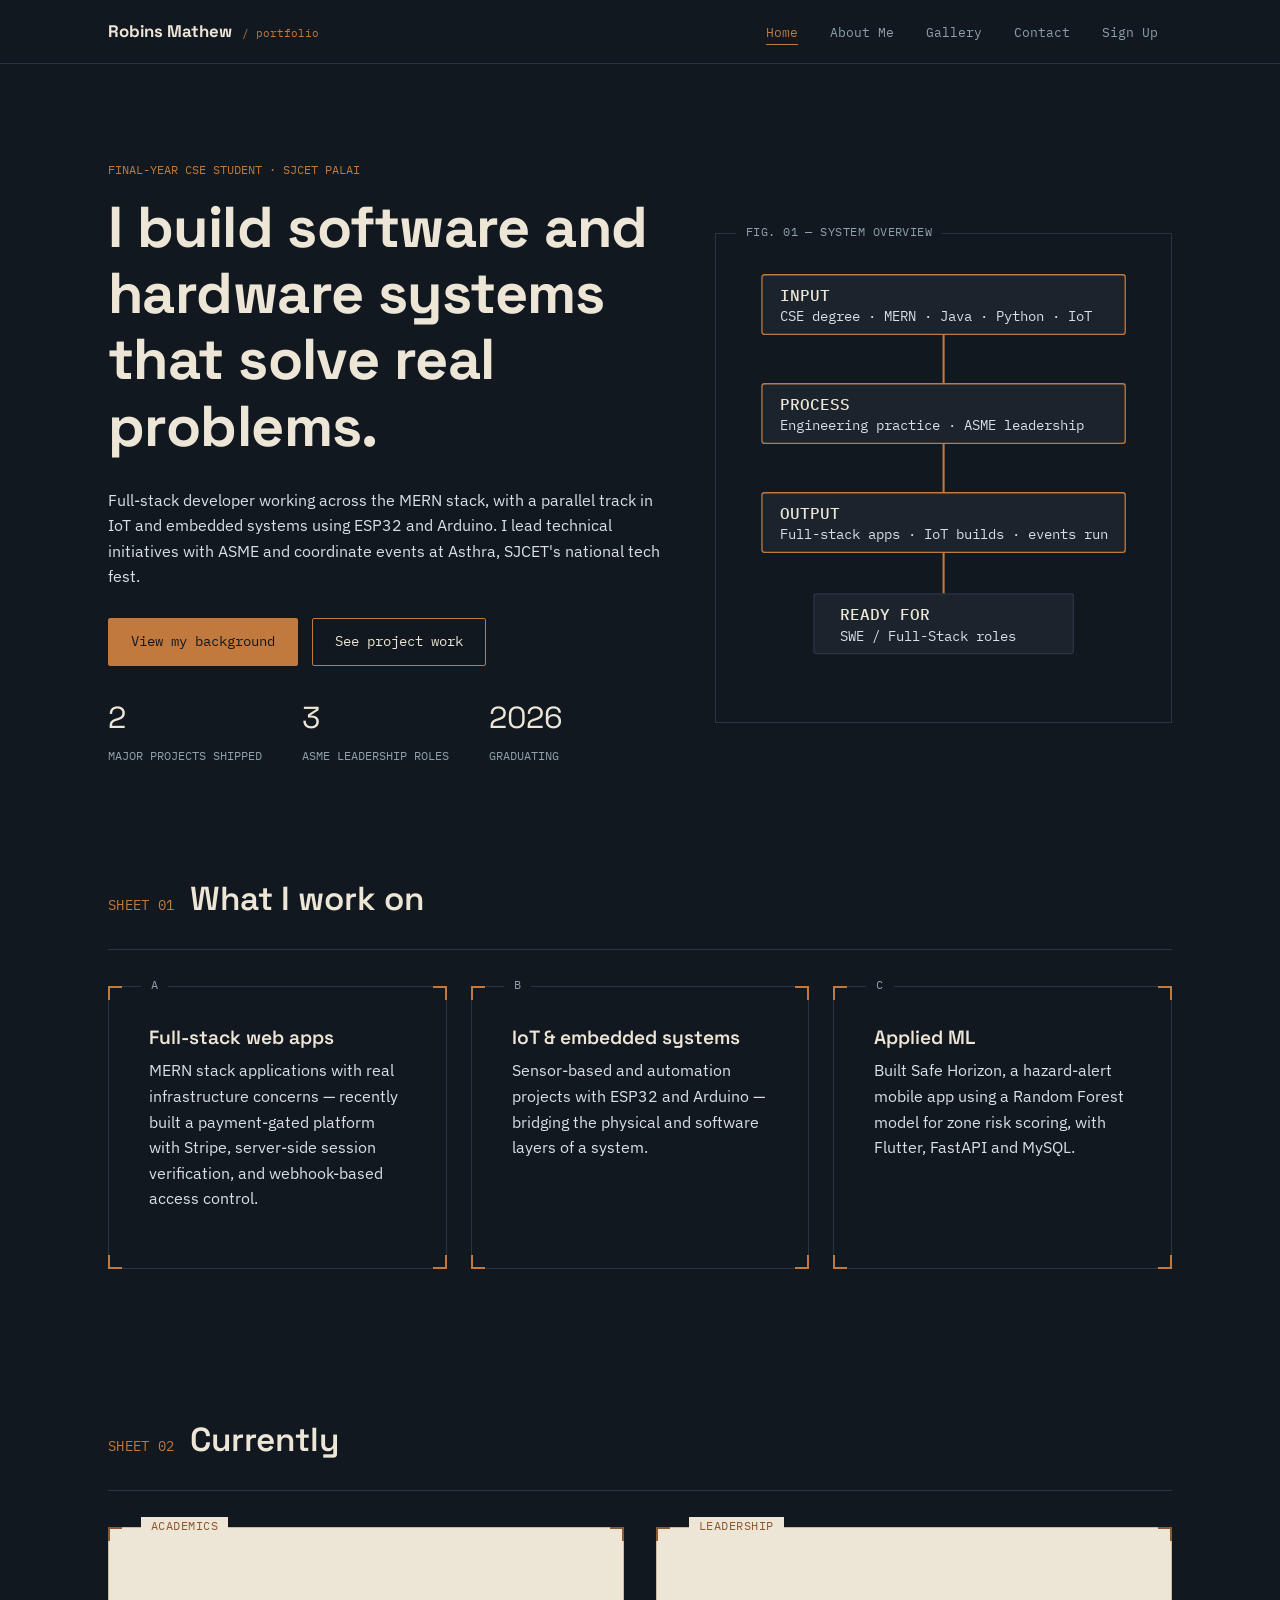
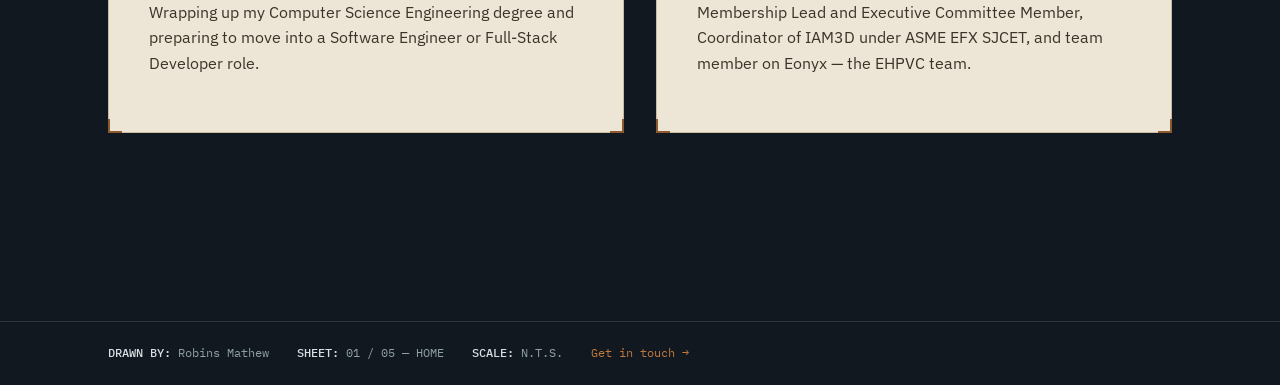
<file: index.html>
<!DOCTYPE html>
<html lang="en">
<head>
<meta charset="UTF-8">
<meta name="viewport" content="width=device-width, initial-scale=1.0">
<title>Robins Mathew — Software Engineer &amp; Full-Stack Developer</title>
<meta name="description" content="Portfolio of Robins Mathew — Computer Science Engineering student, full-stack developer, and IoT builder.">
<link rel="stylesheet" href="css/style.css">
</head>
<body>

<header class="toolbar">
  <div class="toolbar-inner">
    <a href="index.html" class="brand">Robins Mathew <span>/ portfolio</span></a>
    <button class="nav-toggle" aria-expanded="false" aria-label="Toggle navigation">MENU</button>
    <ul class="nav-links">
      <li><a href="index.html" aria-current="page">Home</a></li>
      <li><a href="about.html">About Me</a></li>
      <li><a href="gallery.html">Gallery</a></li>
      <li><a href="contact.html">Contact</a></li>
      <li><a href="signup.html">Sign Up</a></li>
    </ul>
  </div>
</header>

<main>
  <div class="wrap">

    <section class="hero">
      <div>
        <div class="hero-eyebrow">FINAL-YEAR CSE STUDENT · SJCET PALAI</div>
        <h1>I build software and hardware systems that solve real problems.</h1>
        <p>Full-stack developer working across the MERN stack, with a parallel track in IoT and embedded systems using ESP32 and Arduino. I lead technical initiatives with ASME and coordinate events at Asthra, SJCET's national tech fest.</p>
        <div style="display:flex; gap:14px; flex-wrap:wrap; margin-top:28px;">
          <a href="about.html" class="btn solid">View my background</a>
          <a href="gallery.html" class="btn">See project work</a>
        </div>

        <div class="stat-row">
          <div class="stat"><span class="num">2</span><span class="label">MAJOR PROJECTS SHIPPED</span></div>
          <div class="stat"><span class="num">3</span><span class="label">ASME LEADERSHIP ROLES</span></div>
          <div class="stat"><span class="num">2026</span><span class="label">GRADUATING</span></div>
        </div>
      </div>

      <div class="diagram-wrap">
        <span class="sheet-label mono">FIG. 01 — SYSTEM OVERVIEW</span>
        <svg class="diagram" viewBox="0 0 320 340" xmlns="http://www.w3.org/2000/svg" role="img" aria-label="Block diagram showing education and stack as inputs, engineering practice as process, and projects and leadership as outputs">
          <rect class="node-box active" x="20" y="16" width="280" height="46" rx="2"/>
          <text class="node-title" x="34" y="36">INPUT</text>
          <text x="34" y="52">CSE degree · MERN · Java · Python · IoT</text>

          <path class="trace" d="M160 62 L160 100" stroke-dasharray="60" style="animation-delay:0.4s"/>

          <rect class="node-box active" x="20" y="100" width="280" height="46" rx="2"/>
          <text class="node-title" x="34" y="120">PROCESS</text>
          <text x="34" y="136">Engineering practice · ASME leadership</text>

          <path class="trace" d="M160 146 L160 184" stroke-dasharray="60" style="animation-delay:0.8s"/>

          <rect class="node-box active" x="20" y="184" width="280" height="46" rx="2"/>
          <text class="node-title" x="34" y="204">OUTPUT</text>
          <text x="34" y="220">Full-stack apps · IoT builds · events run</text>

          <path class="trace" d="M160 230 L160 262" stroke-dasharray="60" style="animation-delay:1.2s"/>

          <rect class="node-box" x="60" y="262" width="200" height="46" rx="2"/>
          <text class="node-title" x="80" y="282">READY FOR</text>
          <text x="80" y="298">SWE / Full-Stack roles</text>
        </svg>
      </div>
    </section>

    <section class="section">
      <div class="section-head">
        <span class="idx mono">SHEET 01</span>
        <h2>What I work on</h2>
      </div>
      <div class="grid-3">
        <article class="sheet">
          <span class="tick-bl"></span><span class="tick-br"></span>
          <span class="sheet-label mono">A</span>
          <h3>Full-stack web apps</h3>
          <p>MERN stack applications with real infrastructure concerns — recently built a payment-gated platform with Stripe, server-side session verification, and webhook-based access control.</p>
        </article>
        <article class="sheet">
          <span class="tick-bl"></span><span class="tick-br"></span>
          <span class="sheet-label mono">B</span>
          <h3>IoT &amp; embedded systems</h3>
          <p>Sensor-based and automation projects with ESP32 and Arduino — bridging the physical and software layers of a system.</p>
        </article>
        <article class="sheet">
          <span class="tick-bl"></span><span class="tick-br"></span>
          <span class="sheet-label mono">C</span>
          <h3>Applied ML</h3>
          <p>Built Safe Horizon, a hazard-alert mobile app using a Random Forest model for zone risk scoring, with Flutter, FastAPI and MySQL.</p>
        </article>
      </div>
    </section>

    <section class="section">
      <div class="section-head">
        <span class="idx mono">SHEET 02</span>
        <h2>Currently</h2>
      </div>
      <div class="grid-2">
        <article class="sheet on-paper">
          <span class="tick-bl"></span><span class="tick-br"></span>
          <span class="sheet-label mono">ACADEMICS</span>
          <h3>Final-year CSE, SJCET Palai</h3>
          <p>Wrapping up my Computer Science Engineering degree and preparing to move into a Software Engineer or Full-Stack Developer role.</p>
        </article>
        <article class="sheet on-paper">
          <span class="tick-bl"></span><span class="tick-br"></span>
          <span class="sheet-label mono">LEADERSHIP</span>
          <h3>ASME Student Section</h3>
          <p>Membership Lead and Executive Committee Member, Coordinator of IAM3D under ASME EFX SJCET, and team member on Eonyx — the EHPVC team.</p>
        </article>
      </div>
    </section>

  </div>
</main>

<footer>
  <div class="title-block">
    <span><strong>DRAWN BY:</strong> Robins Mathew</span>
    <span><strong>SHEET:</strong> 01 / 05 — HOME</span>
    <span><strong>SCALE:</strong> N.T.S.</span>
    <span class="social"><a href="contact.html">Get in touch →</a></span>
  </div>
</footer>

<script src="js/main.js"></script>
</body>
</html>
</file>
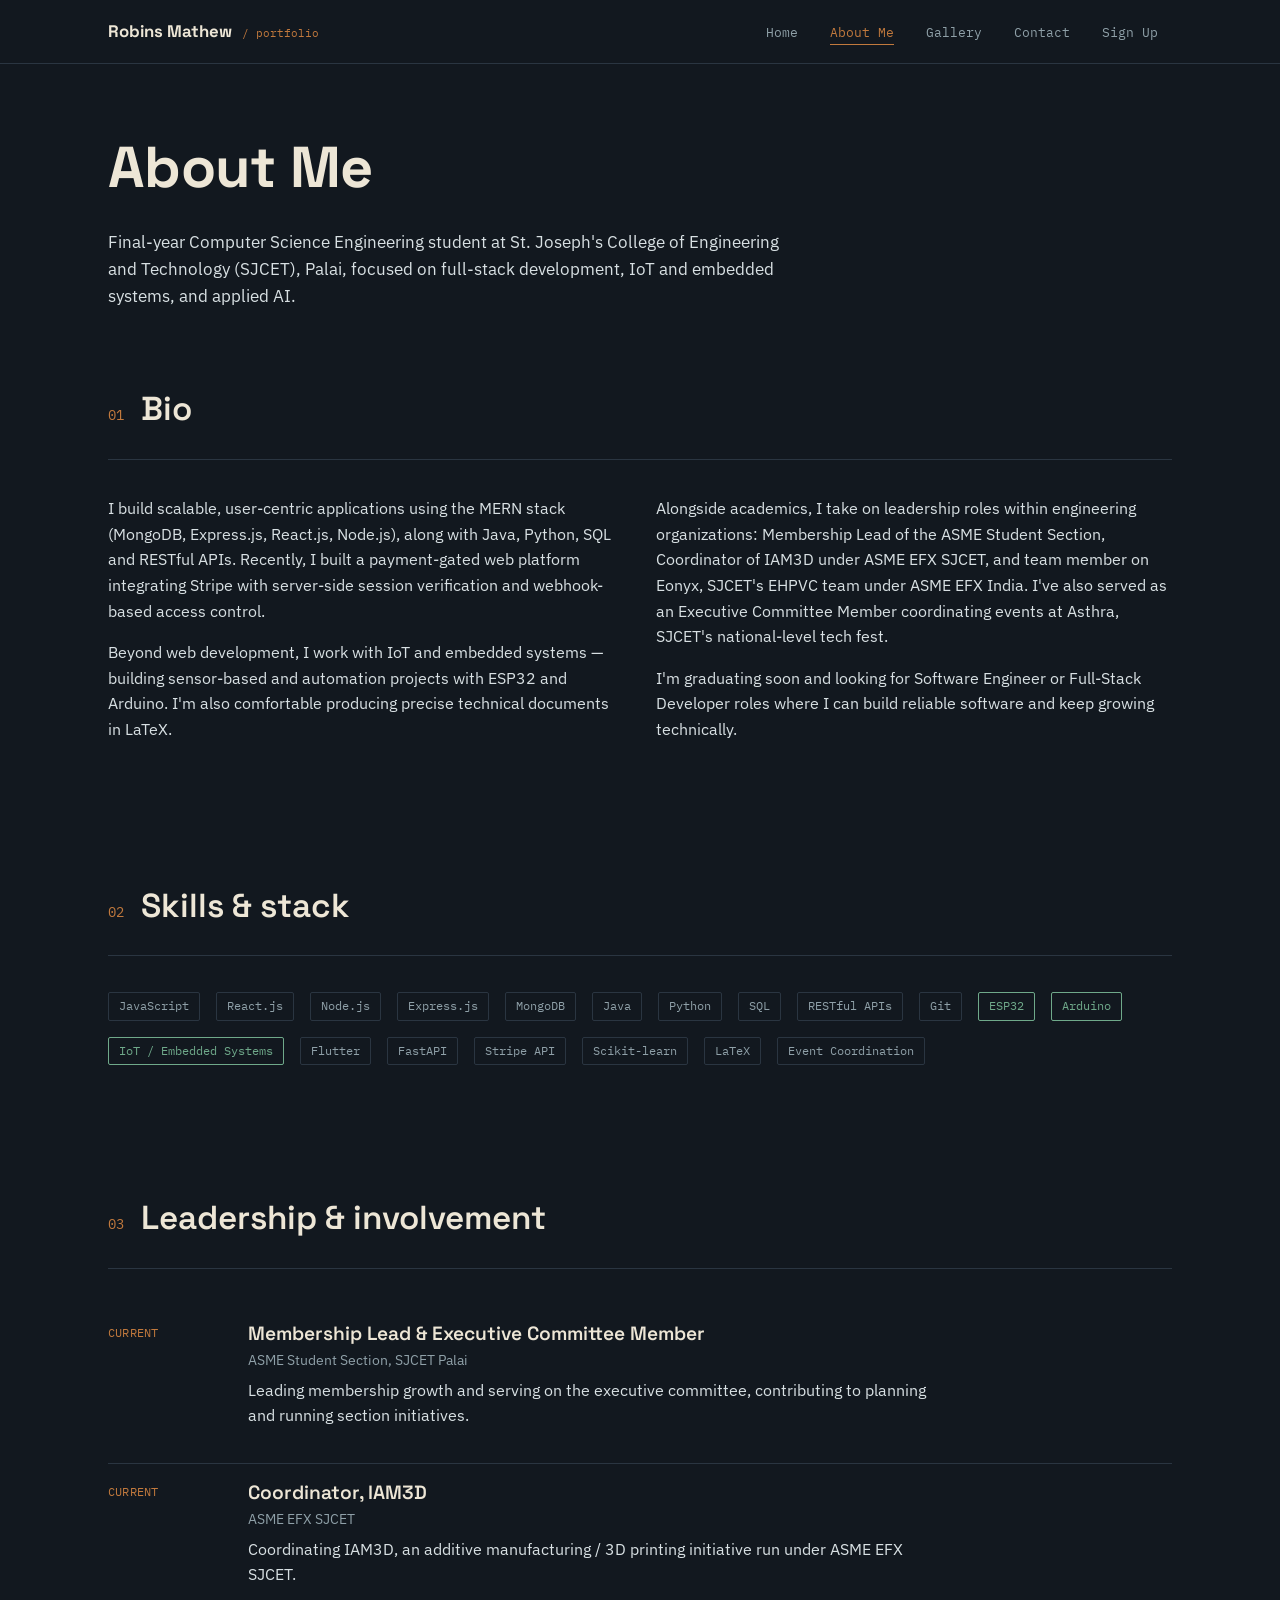
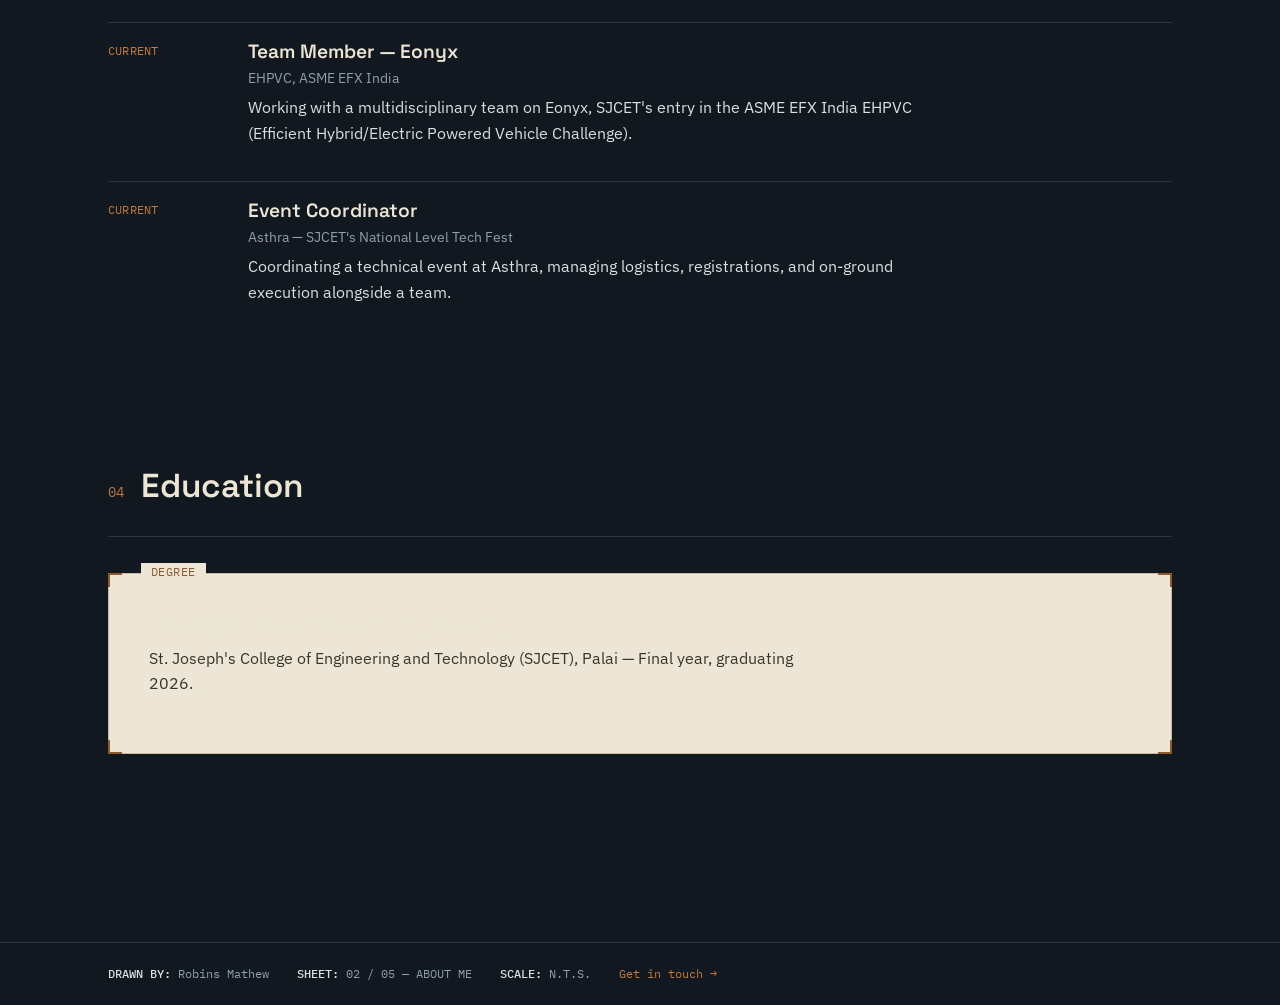
<file: about.html>
<!DOCTYPE html>
<html lang="en">
<head>
<meta charset="UTF-8">
<meta name="viewport" content="width=device-width, initial-scale=1.0">
<title>About Me — Robins Mathew</title>
<link rel="stylesheet" href="css/style.css">
</head>
<body>

<header class="toolbar">
  <div class="toolbar-inner">
    <a href="index.html" class="brand">Robins Mathew <span>/ portfolio</span></a>
    <button class="nav-toggle" aria-expanded="false" aria-label="Toggle navigation">MENU</button>
    <ul class="nav-links">
      <li><a href="index.html">Home</a></li>
      <li><a href="about.html" aria-current="page">About Me</a></li>
      <li><a href="gallery.html">Gallery</a></li>
      <li><a href="contact.html">Contact</a></li>
      <li><a href="signup.html">Sign Up</a></li>
    </ul>
  </div>
</header>

<main>
  <div class="wrap">

    <div class="hero-eyebrow"></div>
    <h1>About Me</h1>
    <p style="max-width:70ch; font-size:1.05rem;">Final-year Computer Science Engineering student at St. Joseph's College of Engineering and Technology (SJCET), Palai, focused on full-stack development, IoT and embedded systems, and applied AI.</p>

    <section class="section">
      <div class="section-head"><span class="idx mono">01</span><h2>Bio</h2></div>
      <div class="grid-2">
        <div>
          <p>I build scalable, user-centric applications using the MERN stack (MongoDB, Express.js, React.js, Node.js), along with Java, Python, SQL and RESTful APIs. Recently, I built a payment-gated web platform integrating Stripe with server-side session verification and webhook-based access control.</p>
          <p>Beyond web development, I work with IoT and embedded systems — building sensor-based and automation projects with ESP32 and Arduino. I'm also comfortable producing precise technical documents in LaTeX.</p>
        </div>
        <div>
          <p>Alongside academics, I take on leadership roles within engineering organizations: Membership Lead of the ASME Student Section, Coordinator of IAM3D under ASME EFX SJCET, and team member on Eonyx, SJCET's EHPVC team under ASME EFX India. I've also served as an Executive Committee Member coordinating events at Asthra, SJCET's national-level tech fest.</p>
          <p>I'm graduating soon and looking for Software Engineer or Full-Stack Developer roles where I can build reliable software and keep growing technically.</p>
        </div>
      </div>
    </section>

    <section class="section">
      <div class="section-head"><span class="idx mono">02</span><h2>Skills &amp; stack</h2></div>
      <ul class="skill-list">
        <li class="tag">JavaScript</li>
        <li class="tag">React.js</li>
        <li class="tag">Node.js</li>
        <li class="tag">Express.js</li>
        <li class="tag">MongoDB</li>
        <li class="tag">Java</li>
        <li class="tag">Python</li>
        <li class="tag">SQL</li>
        <li class="tag">RESTful APIs</li>
        <li class="tag">Git</li>
        <li class="tag accent">ESP32</li>
        <li class="tag accent">Arduino</li>
        <li class="tag accent">IoT / Embedded Systems</li>
        <li class="tag">Flutter</li>
        <li class="tag">FastAPI</li>
        <li class="tag">Stripe API</li>
        <li class="tag">Scikit-learn</li>
        <li class="tag">LaTeX</li>
        <li class="tag">Event Coordination</li>
      </ul>
    </section>

    <section class="section">
      <div class="section-head"><span class="idx mono">03</span><h2>Leadership &amp; involvement</h2></div>

      <div class="timeline-item">
        <div class="when mono">CURRENT</div>
        <div>
          <h3>Membership Lead &amp; Executive Committee Member</h3>
          <div class="role">ASME Student Section, SJCET Palai</div>
          <p>Leading membership growth and serving on the executive committee, contributing to planning and running section initiatives.</p>
        </div>
      </div>

      <div class="timeline-item">
        <div class="when mono">CURRENT</div>
        <div>
          <h3>Coordinator, IAM3D</h3>
          <div class="role">ASME EFX SJCET</div>
          <p>Coordinating IAM3D, an additive manufacturing / 3D printing initiative run under ASME EFX SJCET.</p>
        </div>
      </div>

      <div class="timeline-item">
        <div class="when mono">CURRENT</div>
        <div>
          <h3>Team Member — Eonyx</h3>
          <div class="role">EHPVC, ASME EFX India</div>
          <p>Working with a multidisciplinary team on Eonyx, SJCET's entry in the ASME EFX India EHPVC (Efficient Hybrid/Electric Powered Vehicle Challenge).</p>
        </div>
      </div>

      <div class="timeline-item">
        <div class="when mono">CURRENT</div>
        <div>
          <h3>Event Coordinator</h3>
          <div class="role">Asthra — SJCET's National Level Tech Fest</div>
          <p>Coordinating a technical event at Asthra, managing logistics, registrations, and on-ground execution alongside a team.</p>
        </div>
      </div>
    </section>

    <section class="section">
      <div class="section-head"><span class="idx mono">04</span><h2>Education</h2></div>
      <article class="sheet on-paper">
        <span class="tick-bl"></span><span class="tick-br"></span>
        <span class="sheet-label mono">DEGREE</span>
        <h3>B.Tech, Computer Science Engineering</h3>
        <p>St. Joseph's College of Engineering and Technology (SJCET), Palai — Final year, graduating 2026.</p>
      </article>
    </section>

  </div>
</main>

<footer>
  <div class="title-block">
    <span><strong>DRAWN BY:</strong> Robins Mathew</span>
    <span><strong>SHEET:</strong> 02 / 05 — ABOUT ME</span>
    <span><strong>SCALE:</strong> N.T.S.</span>
    <span class="social"><a href="contact.html">Get in touch →</a></span>
  </div>
</footer>

<script src="js/main.js"></script>
</body>
</html>
</file>
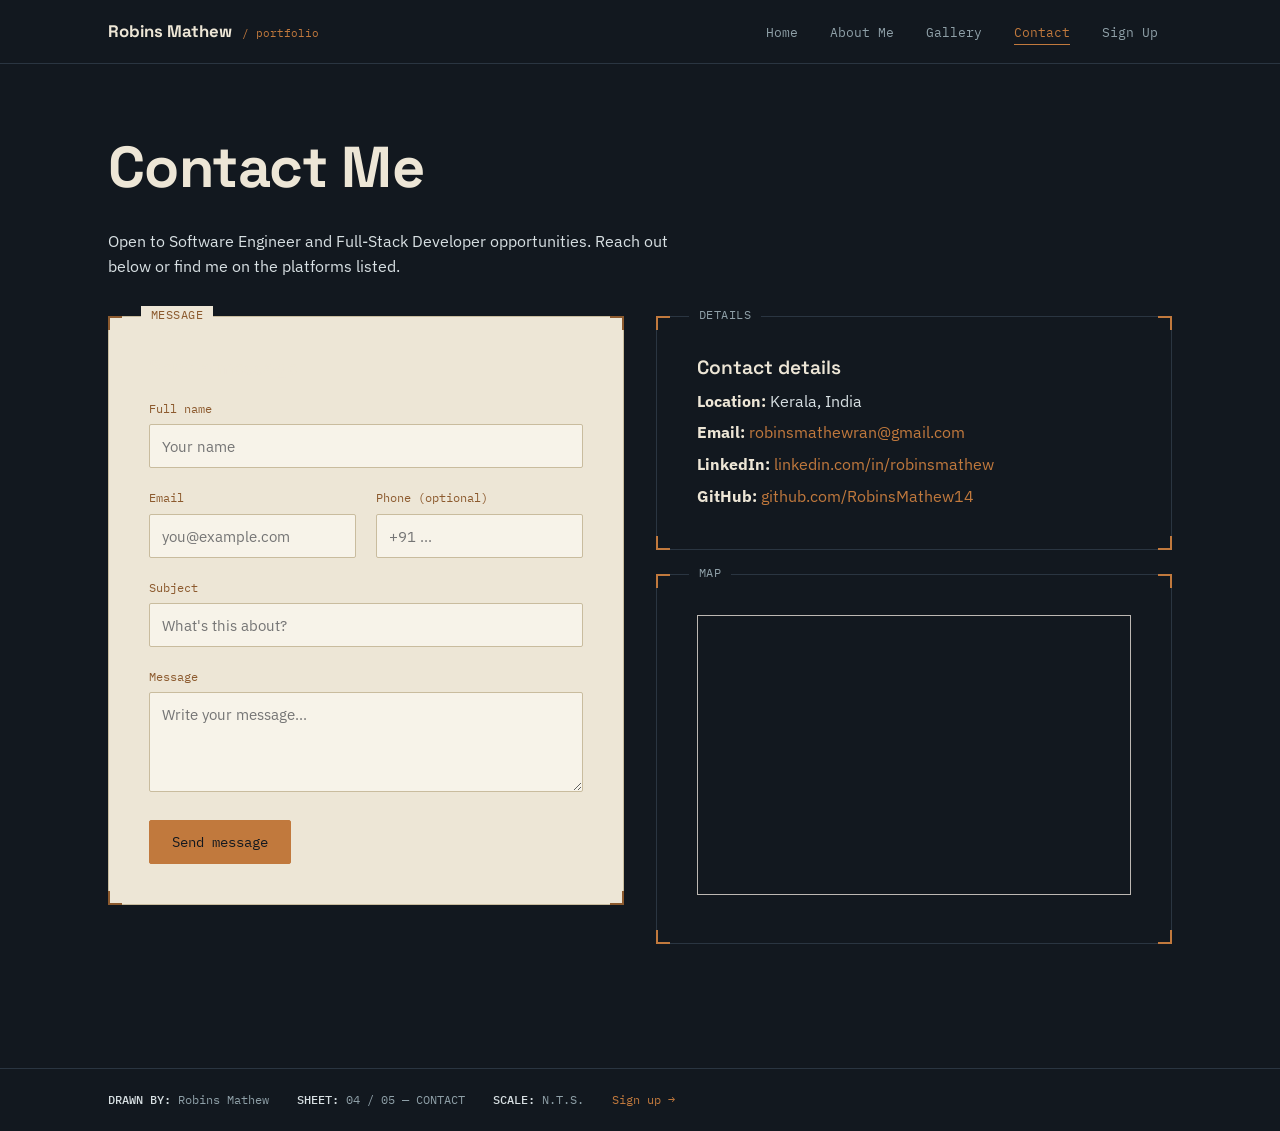
<file: contact.html>
<!DOCTYPE html>
<html lang="en">
<head>
<meta charset="UTF-8">
<meta name="viewport" content="width=device-width, initial-scale=1.0">
<title>Contact — Robins Mathew</title>
<link rel="stylesheet" href="css/style.css">
</head>
<body>

<header class="toolbar">
  <div class="toolbar-inner">
    <a href="index.html" class="brand">Robins Mathew <span>/ portfolio</span></a>
    <button class="nav-toggle" aria-expanded="false" aria-label="Toggle navigation">MENU</button>
    <ul class="nav-links">
      <li><a href="index.html">Home</a></li>
      <li><a href="about.html">About Me</a></li>
      <li><a href="gallery.html">Gallery</a></li>
      <li><a href="contact.html" aria-current="page">Contact</a></li>
      <li><a href="signup.html">Sign Up</a></li>
    </ul>
  </div>
</header>

<main>
  <div class="wrap">
    <div class="hero-eyebrow"></div>
    <h1>Contact Me</h1>
    <p style="max-width:60ch;">Open to Software Engineer and Full-Stack Developer opportunities. Reach out below or find me on the platforms listed.</p>

    <div class="grid-2" style="margin-top:36px; align-items:start;">

      <article class="sheet on-paper">
        <span class="tick-bl"></span><span class="tick-br"></span>
        <span class="sheet-label mono">MESSAGE</span>
        <h3 style="margin-bottom:20px;">Send a message</h3>

        <div class="form-success mono">Message captured — this is a static demo form, no data is sent.</div>

        <form data-fake-submit>
          <div class="field">
            <label for="c-name">Full name</label>
            <input type="text" id="c-name" name="name" placeholder="Your name">
          </div>
          <div class="field-row">
            <div class="field">
              <label for="c-email">Email</label>
              <input type="email" id="c-email" name="email" placeholder="you@example.com">
            </div>
            <div class="field">
              <label for="c-phone">Phone (optional)</label>
              <input type="tel" id="c-phone" name="phone" placeholder="+91 ...">
            </div>
          </div>
          <div class="field">
            <label for="c-subject">Subject</label>
            <input type="text" id="c-subject" name="subject" placeholder="What's this about?">
          </div>
          <div class="field">
            <label for="c-message">Message</label>
            <textarea id="c-message" name="message" placeholder="Write your message..."></textarea>
          </div>
          <button type="submit" class="btn solid">Send message</button>
        </form>
      </article>

      <div>
        <article class="sheet">
          <span class="tick-bl"></span><span class="tick-br"></span>
          <span class="sheet-label mono">DETAILS</span>
          <h3>Contact details</h3>
          <p style="margin-bottom:6px;"><strong style="color:var(--paper);">Location:</strong> Kerala, India</p>
          <p style="margin-bottom:6px;"><strong style="color:var(--paper);">Email:</strong> <a href="mailto:robinsmathewran@gmail.com">robinsmathewran@gmail.com</a></p>
          <p style="margin-bottom:6px;"><strong style="color:var(--paper);">LinkedIn:</strong> <a href="https://www.linkedin.com/in/robins-mathew-611b6b281?utm_source=share_via&utm_content=profile&utm_medium=member_android">linkedin.com/in/robinsmathew</a></p>
          <p style="margin-bottom:0;"><strong style="color:var(--paper);">GitHub:</strong> <a href="#">github.com/RobinsMathew14</a></p>
        </article>

        <article class="sheet" style="margin-top:24px;">
          <span class="tick-bl"></span><span class="tick-br"></span>
          <span class="sheet-label mono">MAP</span>
          <iframe class="map-frame" title="Map of Kerala, India" loading="lazy"
            src="https://www.openstreetmap.org/export/embed.html?bbox=75.6%2C9.9%2C76.5%2C10.7&layer=mapnik"></iframe>
        </article>
      </div>

    </div>
  </div>
</main>

<footer>
  <div class="title-block">
    <span><strong>DRAWN BY:</strong> Robins Mathew</span>
    <span><strong>SHEET:</strong> 04 / 05 — CONTACT</span>
    <span><strong>SCALE:</strong> N.T.S.</span>
    <span class="social"><a href="signup.html">Sign up →</a></span>
  </div>
</footer>

<script src="js/main.js"></script>
</body>
</html>
</file>
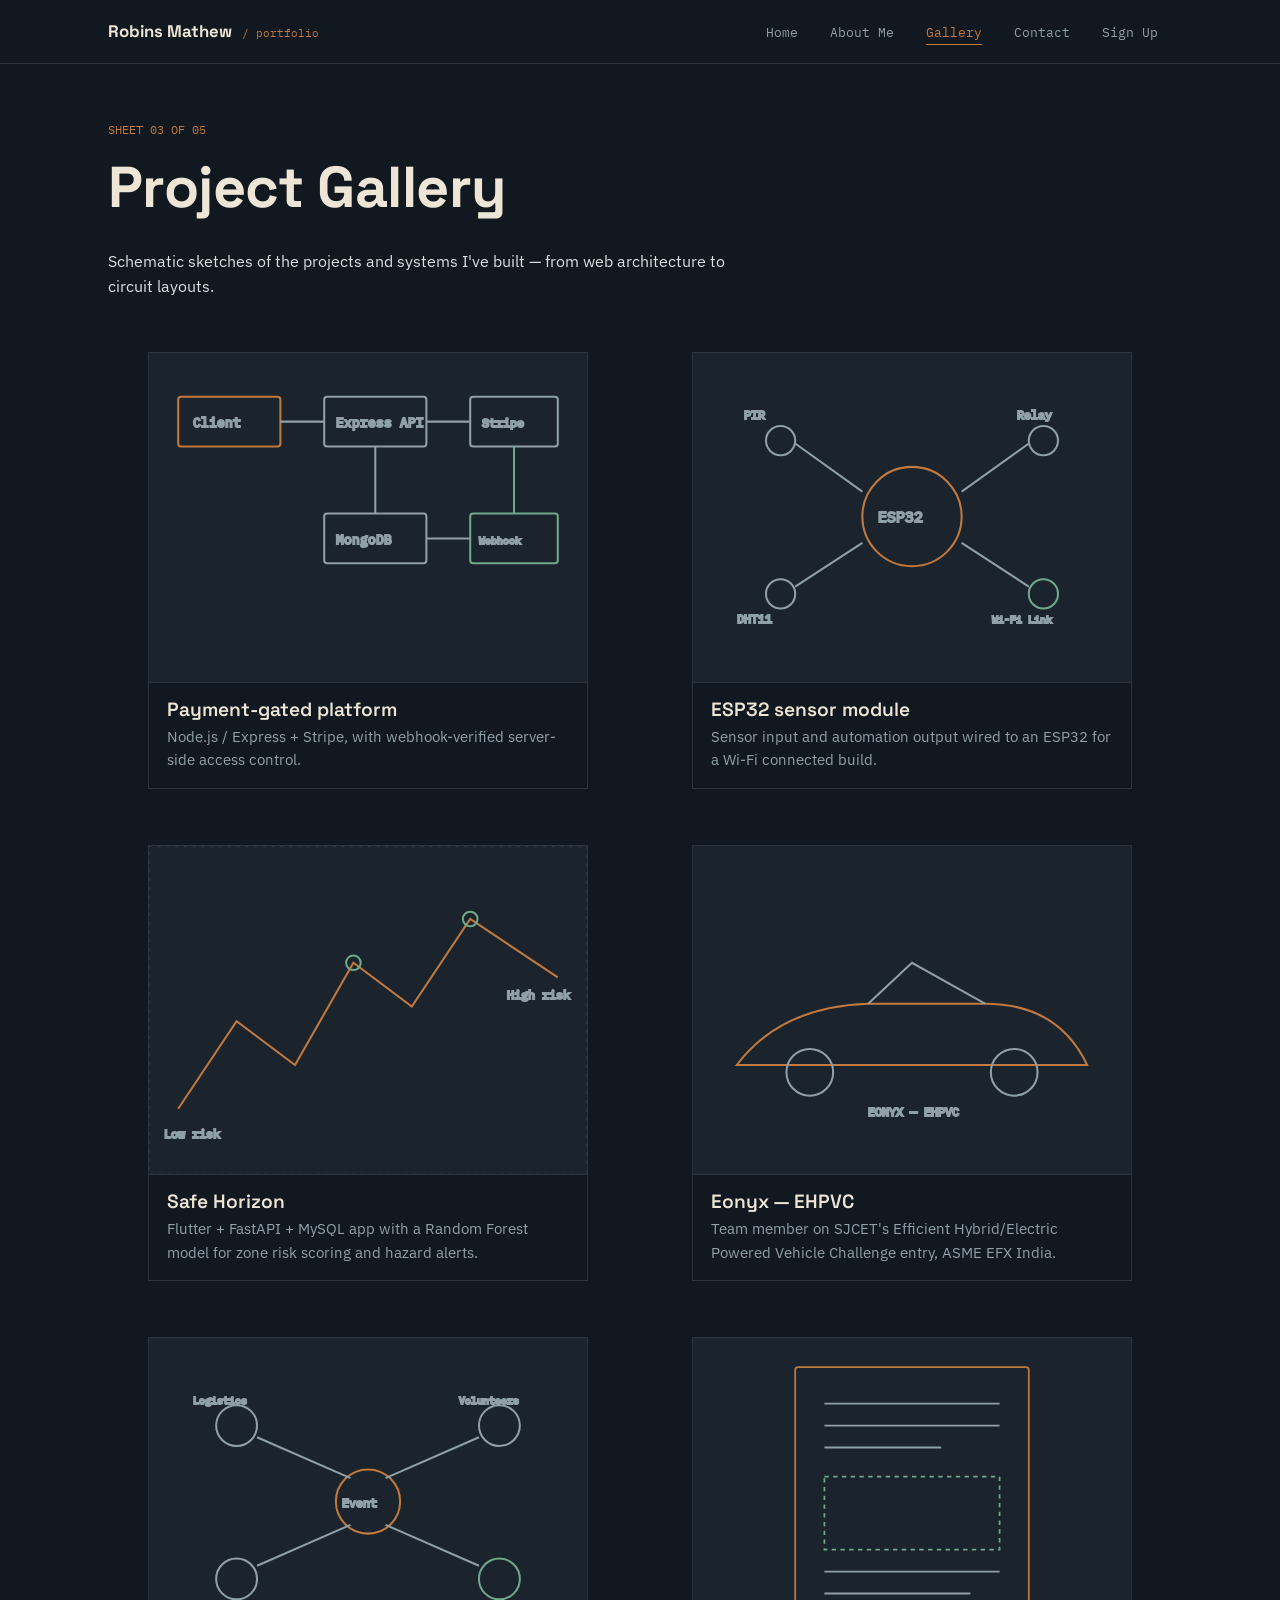
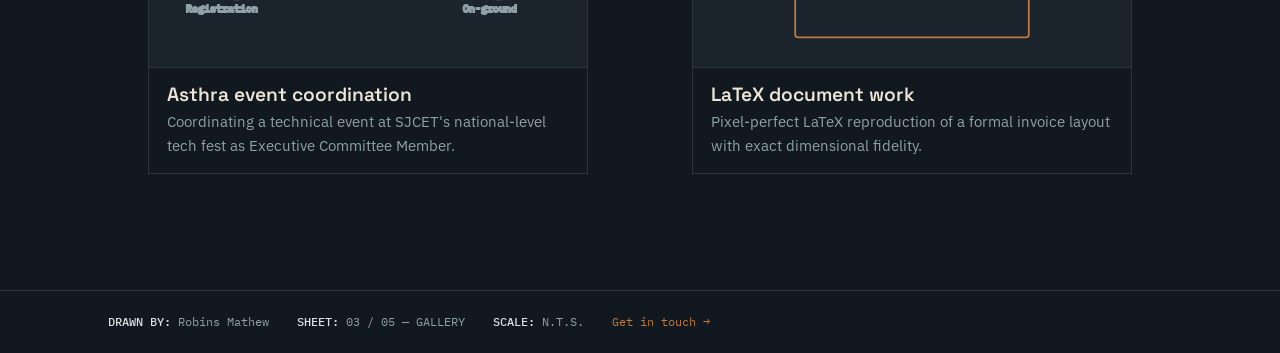
<file: gallery.html>
<!DOCTYPE html>
<html lang="en">
<head>
<meta charset="UTF-8">
<meta name="viewport" content="width=device-width, initial-scale=1.0">
<title>Gallery — Robins Mathew</title>
<link rel="stylesheet" href="css/style.css">
<style>
  .gallery-item svg{ stroke: var(--chalk-dim); }
  .gallery-item svg .c{ stroke: var(--copper); }
  .gallery-item svg .g{ stroke: var(--signal); }
</style>
</head>
<body>

<header class="toolbar">
  <div class="toolbar-inner">
    <a href="index.html" class="brand">Robins Mathew <span>/ portfolio</span></a>
    <button class="nav-toggle" aria-expanded="false" aria-label="Toggle navigation">MENU</button>
    <ul class="nav-links">
      <li><a href="index.html">Home</a></li>
      <li><a href="about.html">About Me</a></li>
      <li><a href="gallery.html" aria-current="page">Gallery</a></li>
      <li><a href="contact.html">Contact</a></li>
      <li><a href="signup.html">Sign Up</a></li>
    </ul>
  </div>
</header>

<main>
  <div class="wrap">
    <div class="hero-eyebrow">SHEET 03 OF 05</div>
    <h1>Project Gallery</h1>
    <p style="max-width:64ch;">Schematic sketches of the projects and systems I've built — from web architecture to circuit layouts.</p>

    <div class="gallery-grid" style="margin-top:36px;">

      <figure class="gallery-item">
        <div class="frame">
          <svg viewBox="0 0 300 225" fill="none" stroke-width="1.4" xmlns="http://www.w3.org/2000/svg" role="img" aria-label="Diagram of the Stripe payment platform architecture">
            <rect class="c" x="20" y="30" width="70" height="34" rx="2"/>
            <text x="30" y="51" fill="var(--chalk)" font-family="IBM Plex Mono" font-size="9">Client</text>
            <rect x="120" y="30" width="70" height="34" rx="2"/>
            <text x="128" y="51" fill="var(--chalk)" font-family="IBM Plex Mono" font-size="9">Express API</text>
            <rect x="220" y="30" width="60" height="34" rx="2"/>
            <text x="228" y="51" fill="var(--chalk)" font-family="IBM Plex Mono" font-size="8">Stripe</text>
            <rect x="120" y="110" width="70" height="34" rx="2"/>
            <text x="128" y="131" fill="var(--chalk)" font-family="IBM Plex Mono" font-size="9">MongoDB</text>
            <rect class="g" x="220" y="110" width="60" height="34" rx="2"/>
            <text x="226" y="131" fill="var(--chalk)" font-family="IBM Plex Mono" font-size="7">Webhook</text>
            <path d="M90 47 H120" /><path d="M190 47 H220" />
            <path d="M155 64 V110" /><path d="M190 127 H220"/>
            <path d="M250 64 V95 H250 V110" class="g"/>
          </svg>
        </div>
        <div class="caption">
          <h3>Payment-gated platform</h3>
          <p>Node.js / Express + Stripe, with webhook-verified server-side access control.</p>
        </div>
      </figure>

      <figure class="gallery-item">
        <div class="frame">
          <svg viewBox="0 0 300 225" fill="none" stroke-width="1.4" xmlns="http://www.w3.org/2000/svg" role="img" aria-label="Circuit diagram of an ESP32 sensor module">
            <circle class="c" cx="150" cy="112" r="34"/>
            <text x="127" y="116" fill="var(--chalk)" font-family="IBM Plex Mono" font-size="10">ESP32</text>
            <circle cx="60" cy="60" r="10"/><path d="M116 95 L70 62"/>
            <circle cx="60" cy="165" r="10"/><path d="M116 130 L70 160"/>
            <circle cx="240" cy="60" r="10"/><path d="M184 95 L230 62"/>
            <circle class="g" cx="240" cy="165" r="10"/><path d="M184 130 L230 160"/>
            <text x="35" y="45" fill="var(--chalk-dim)" font-family="IBM Plex Mono" font-size="8">PIR</text>
            <text x="30" y="185" fill="var(--chalk-dim)" font-family="IBM Plex Mono" font-size="8">DHT11</text>
            <text x="222" y="45" fill="var(--chalk-dim)" font-family="IBM Plex Mono" font-size="8">Relay</text>
            <text x="205" y="185" fill="var(--chalk-dim)" font-family="IBM Plex Mono" font-size="7">Wi-Fi Link</text>
          </svg>
        </div>
        <div class="caption">
          <h3>ESP32 sensor module</h3>
          <p>Sensor input and automation output wired to an ESP32 for a Wi-Fi connected build.</p>
        </div>
      </figure>

      <figure class="gallery-item">
        <div class="frame">
          <svg viewBox="0 0 300 225" fill="none" stroke-width="1.4" xmlns="http://www.w3.org/2000/svg" role="img" aria-label="Diagram of the Safe Horizon zone risk scoring model">
            <path class="c" d="M20 180 L60 120 L100 150 L140 80 L180 110 L220 50 L280 90" />
            <circle class="g" cx="140" cy="80" r="5"/>
            <circle class="g" cx="220" cy="50" r="5"/>
            <text x="10" y="200" fill="var(--chalk-dim)" font-family="IBM Plex Mono" font-size="8">Low risk</text>
            <text x="245" y="105" fill="var(--chalk-dim)" font-family="IBM Plex Mono" font-size="8">High risk</text>
            <rect x="0" y="0" width="300" height="225" stroke-dasharray="2 4" stroke="var(--graphite)"/>
          </svg>
        </div>
        <div class="caption">
          <h3>Safe Horizon</h3>
          <p>Flutter + FastAPI + MySQL app with a Random Forest model for zone risk scoring and hazard alerts.</p>
        </div>
      </figure>

      <figure class="gallery-item">
        <div class="frame">
          <svg viewBox="0 0 300 225" fill="none" stroke-width="1.4" xmlns="http://www.w3.org/2000/svg" role="img" aria-label="Side profile sketch of the Eonyx EHPVC vehicle">
            <path class="c" d="M30 150 Q60 110 120 108 L200 108 Q250 108 270 150 L30 150 Z"/>
            <circle cx="80" cy="155" r="16"/>
            <circle cx="220" cy="155" r="16"/>
            <path d="M120 108 L150 80 L200 108"/>
            <text x="120" y="185" fill="var(--chalk-dim)" font-family="IBM Plex Mono" font-size="8">EONYX — EHPVC</text>
          </svg>
        </div>
        <div class="caption">
          <h3>Eonyx — EHPVC</h3>
          <p>Team member on SJCET's Efficient Hybrid/Electric Powered Vehicle Challenge entry, ASME EFX India.</p>
        </div>
      </figure>

      <figure class="gallery-item">
        <div class="frame">
          <svg viewBox="0 0 300 225" fill="none" stroke-width="1.4" xmlns="http://www.w3.org/2000/svg" role="img" aria-label="Diagram representing Asthra event coordination">
            <circle class="c" cx="150" cy="112" r="22"/>
            <text x="132" y="116" fill="var(--chalk)" font-family="IBM Plex Mono" font-size="8">Event</text>
            <circle cx="60" cy="60" r="14"/><path d="M138 96 L74 68"/>
            <circle cx="60" cy="165" r="14"/><path d="M138 128 L74 156"/>
            <circle cx="240" cy="60" r="14"/><path d="M162 96 L226 68"/>
            <circle class="g" cx="240" cy="165" r="14"/><path d="M162 128 L226 156"/>
            <text x="30" y="45" fill="var(--chalk-dim)" font-family="IBM Plex Mono" font-size="7">Logistics</text>
            <text x="25" y="188" fill="var(--chalk-dim)" font-family="IBM Plex Mono" font-size="7">Registration</text>
            <text x="212" y="45" fill="var(--chalk-dim)" font-family="IBM Plex Mono" font-size="7">Volunteers</text>
            <text x="215" y="188" fill="var(--chalk-dim)" font-family="IBM Plex Mono" font-size="7">On-ground</text>
          </svg>
        </div>
        <div class="caption">
          <h3>Asthra event coordination</h3>
          <p>Coordinating a technical event at SJCET's national-level tech fest as Executive Committee Member.</p>
        </div>
      </figure>

      <figure class="gallery-item">
        <div class="frame">
          <svg viewBox="0 0 300 225" fill="none" stroke-width="1.2" xmlns="http://www.w3.org/2000/svg" role="img" aria-label="Sketch representing a LaTeX document reproduction">
            <rect class="c" x="70" y="20" width="160" height="185" rx="2"/>
            <line x1="90" y1="45" x2="210" y2="45"/>
            <line x1="90" y1="60" x2="210" y2="60"/>
            <line x1="90" y1="75" x2="170" y2="75"/>
            <rect x="90" y="95" width="120" height="50" class="g" stroke-dasharray="3 3"/>
            <line x1="90" y1="160" x2="210" y2="160"/>
            <line x1="90" y1="175" x2="190" y2="175"/>
          </svg>
        </div>
        <div class="caption">
          <h3>LaTeX document work</h3>
          <p>Pixel-perfect LaTeX reproduction of a formal invoice layout with exact dimensional fidelity.</p>
        </div>
      </figure>

    </div>
  </div>
</main>

<footer>
  <div class="title-block">
    <span><strong>DRAWN BY:</strong> Robins Mathew</span>
    <span><strong>SHEET:</strong> 03 / 05 — GALLERY</span>
    <span><strong>SCALE:</strong> N.T.S.</span>
    <span class="social"><a href="contact.html">Get in touch →</a></span>
  </div>
</footer>

<script src="js/main.js"></script>
</body>
</html>
</file>
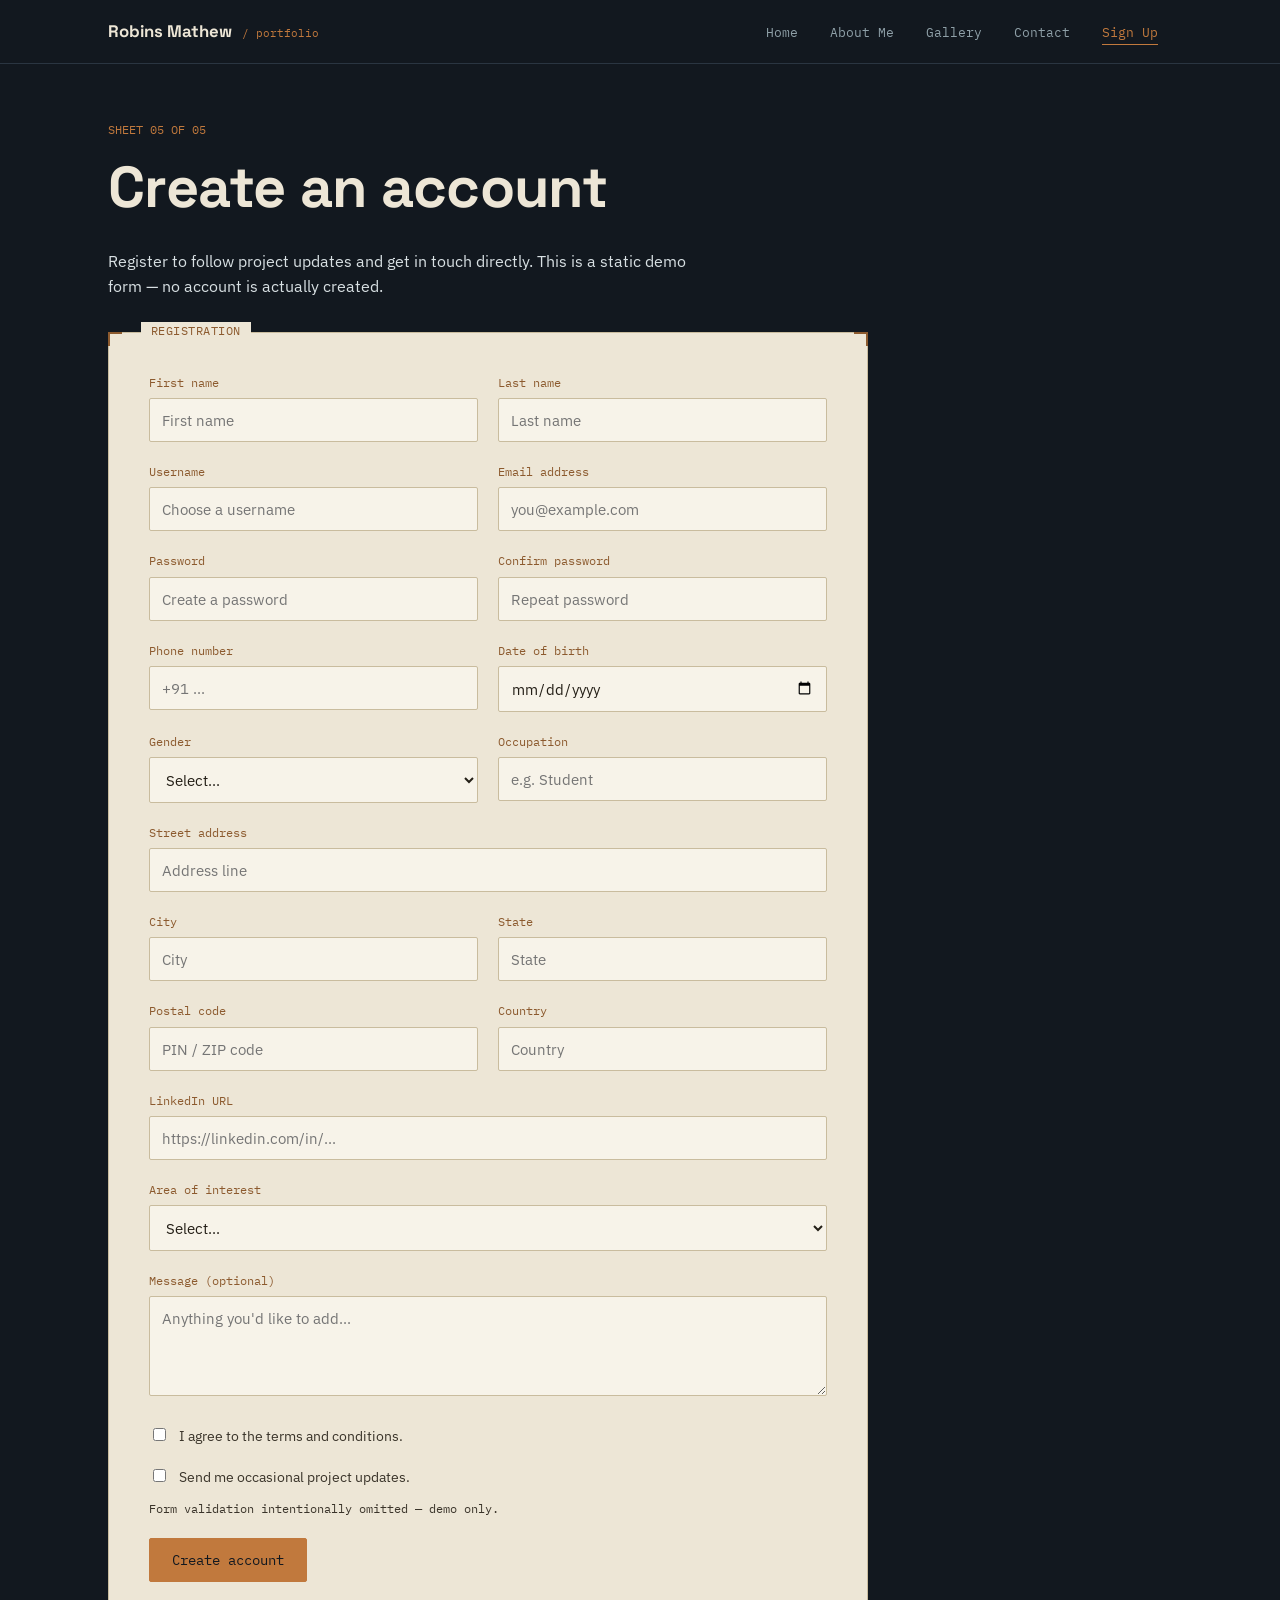
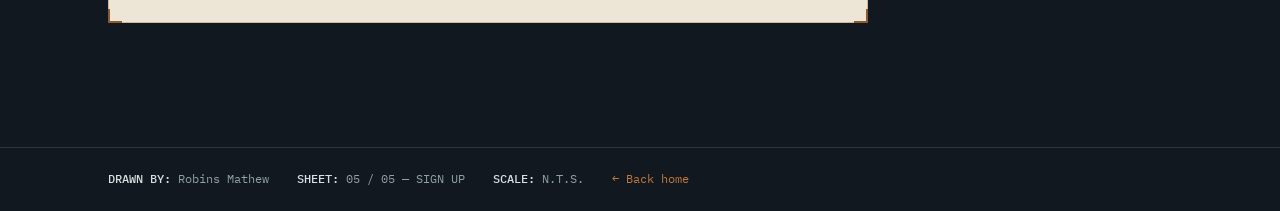
<file: signup.html>
<!DOCTYPE html>
<html lang="en">
<head>
<meta charset="UTF-8">
<meta name="viewport" content="width=device-width, initial-scale=1.0">
<title>Sign Up — Robins Mathew</title>
<link rel="stylesheet" href="css/style.css">
</head>
<body>

<header class="toolbar">
  <div class="toolbar-inner">
    <a href="index.html" class="brand">Robins Mathew <span>/ portfolio</span></a>
    <button class="nav-toggle" aria-expanded="false" aria-label="Toggle navigation">MENU</button>
    <ul class="nav-links">
      <li><a href="index.html">Home</a></li>
      <li><a href="about.html">About Me</a></li>
      <li><a href="gallery.html">Gallery</a></li>
      <li><a href="contact.html">Contact</a></li>
      <li><a href="signup.html" aria-current="page">Sign Up</a></li>
    </ul>
  </div>
</header>

<main>
  <div class="wrap">
    <div class="hero-eyebrow">SHEET 05 OF 05</div>
    <h1>Create an account</h1>
    <p style="max-width:60ch;">Register to follow project updates and get in touch directly. This is a static demo form — no account is actually created.</p>

    <article class="sheet on-paper" style="max-width:760px; margin-top:32px;">
      <span class="tick-bl"></span><span class="tick-br"></span>
      <span class="sheet-label mono">REGISTRATION</span>

      <div class="form-success mono">Registration captured — this is a static demo form, no data is stored.</div>

      <form data-fake-submit>

        <div class="field-row">
          <div class="field">
            <label for="s-first">First name</label>
            <input type="text" id="s-first" name="firstName" placeholder="First name">
          </div>
          <div class="field">
            <label for="s-last">Last name</label>
            <input type="text" id="s-last" name="lastName" placeholder="Last name">
          </div>
        </div>

        <div class="field-row">
          <div class="field">
            <label for="s-username">Username</label>
            <input type="text" id="s-username" name="username" placeholder="Choose a username">
          </div>
          <div class="field">
            <label for="s-email">Email address</label>
            <input type="email" id="s-email" name="email" placeholder="you@example.com">
          </div>
        </div>

        <div class="field-row">
          <div class="field">
            <label for="s-password">Password</label>
            <input type="password" id="s-password" name="password" placeholder="Create a password">
          </div>
          <div class="field">
            <label for="s-confirm">Confirm password</label>
            <input type="password" id="s-confirm" name="confirmPassword" placeholder="Repeat password">
          </div>
        </div>

        <div class="field-row">
          <div class="field">
            <label for="s-phone">Phone number</label>
            <input type="tel" id="s-phone" name="phone" placeholder="+91 ...">
          </div>
          <div class="field">
            <label for="s-dob">Date of birth</label>
            <input type="date" id="s-dob" name="dob">
          </div>
        </div>

        <div class="field-row">
          <div class="field">
            <label for="s-gender">Gender</label>
            <select id="s-gender" name="gender">
              <option value="">Select...</option>
              <option>Male</option>
              <option>Female</option>
              <option>Non-binary</option>
              <option>Prefer not to say</option>
            </select>
          </div>
          <div class="field">
            <label for="s-occupation">Occupation</label>
            <input type="text" id="s-occupation" name="occupation" placeholder="e.g. Student">
          </div>
        </div>

        <div class="field">
          <label for="s-address">Street address</label>
          <input type="text" id="s-address" name="address" placeholder="Address line">
        </div>

        <div class="field-row">
          <div class="field">
            <label for="s-city">City</label>
            <input type="text" id="s-city" name="city" placeholder="City">
          </div>
          <div class="field">
            <label for="s-state">State</label>
            <input type="text" id="s-state" name="state" placeholder="State">
          </div>
        </div>

        <div class="field-row">
          <div class="field">
            <label for="s-zip">Postal code</label>
            <input type="text" id="s-zip" name="zip" placeholder="PIN / ZIP code">
          </div>
          <div class="field">
            <label for="s-country">Country</label>
            <input type="text" id="s-country" name="country" placeholder="Country">
          </div>
        </div>

        <div class="field">
          <label for="s-linkedin">LinkedIn URL</label>
          <input type="url" id="s-linkedin" name="linkedin" placeholder="https://linkedin.com/in/...">
        </div>

        <div class="field">
          <label for="s-interest">Area of interest</label>
          <select id="s-interest" name="interest">
            <option value="">Select...</option>
            <option>Full-Stack Development</option>
            <option>IoT / Embedded Systems</option>
            <option>Applied AI / ML</option>
            <option>Mechanical Engineering / ASME</option>
            <option>Other</option>
          </select>
        </div>

        <div class="field">
          <label for="s-message">Message (optional)</label>
          <textarea id="s-message" name="message" placeholder="Anything you'd like to add..."></textarea>
        </div>

        <div class="checkbox-field">
          <input type="checkbox" id="s-terms" name="terms">
          <label for="s-terms">I agree to the terms and conditions.</label>
        </div>

        <div class="checkbox-field">
          <input type="checkbox" id="s-newsletter" name="newsletter">
          <label for="s-newsletter">Send me occasional project updates.</label>
        </div>

        <p class="form-note">Form validation intentionally omitted — demo only.</p>

        <button type="submit" class="btn solid">Create account</button>
      </form>
    </article>

  </div>
</main>

<footer>
  <div class="title-block">
    <span><strong>DRAWN BY:</strong> Robins Mathew</span>
    <span><strong>SHEET:</strong> 05 / 05 — SIGN UP</span>
    <span><strong>SCALE:</strong> N.T.S.</span>
    <span class="social"><a href="index.html">← Back home</a></span>
  </div>
</footer>

<script src="js/main.js"></script>
</body>
</html>
</file>
<file: css/style.css>
/* ==========================================================================
   Robins Mathew — Portfolio
   Design system: technical drafting / schematic sheet aesthetic
   ========================================================================== */

@import url('https://fonts.googleapis.com/css2?family=Space+Grotesk:wght@400;500;600;700&family=IBM+Plex+Sans:wght@400;500;600&family=IBM+Plex+Mono:wght@400;500&display=swap');

:root{
  /* color */
  --ink: #12181F;
  --ink-2: #1B232C;
  --ink-3: #212B35;
  --paper: #EDE6D6;
  --paper-2: #E4DBC6;
  --paper-line: #C9BC9E;
  --copper: #C1793D;
  --copper-dim: #8C5A2E;
  --chalk: #D8E0E3;
  --chalk-dim: #8FA0A8;
  --graphite: #2A3541;
  --signal: #6FA98A;

  /* type */
  --font-display: 'Space Grotesk', sans-serif;
  --font-body: 'IBM Plex Sans', sans-serif;
  --font-mono: 'IBM Plex Mono', monospace;

  --content-max: 1120px;
}

*, *::before, *::after{ box-sizing: border-box; }

html{ scroll-behavior: smooth; }

body{
  margin: 0;
  background: var(--ink);
  color: var(--chalk);
  font-family: var(--font-body);
  font-size: 16px;
  line-height: 1.6;
  -webkit-font-smoothing: antialiased;
}

@media (prefers-reduced-motion: reduce){
  *{ animation-duration: 0.001ms !important; animation-iteration-count: 1 !important; transition-duration: 0.001ms !important; scroll-behavior: auto !important; }
}

h1, h2, h3, h4{
  font-family: var(--font-display);
  font-weight: 600;
  color: var(--paper);
  line-height: 1.15;
  margin: 0 0 0.5em;
}

h1{ font-size: clamp(2.2rem, 4.5vw, 3.6rem); font-weight: 700; letter-spacing: -0.01em; }
h2{ font-size: clamp(1.5rem, 2.6vw, 2.1rem); }
h3{ font-size: 1.2rem; }

p{ margin: 0 0 1em; max-width: 68ch; color: var(--chalk); }
.on-paper p{ color: #3A342A; }
.on-paper{ color: #3A342A; }

a{ color: var(--copper); text-decoration: none; }
a:hover{ color: var(--paper); }
a:focus-visible, button:focus-visible, input:focus-visible, textarea:focus-visible, select:focus-visible{
  outline: 2px solid var(--copper);
  outline-offset: 3px;
}

.mono{ font-family: var(--font-mono); font-size: 0.78rem; letter-spacing: 0.02em; }

.wrap{
  max-width: var(--content-max);
  margin: 0 auto;
  padding: 0 28px;
}

/* ---------------- nav (drafting toolbar) ---------------- */

.toolbar{
  border-bottom: 1px solid var(--graphite);
  background: var(--ink);
  position: sticky;
  top: 0;
  z-index: 50;
}

.toolbar-inner{
  display: flex;
  align-items: center;
  justify-content: space-between;
  padding: 18px 28px;
  max-width: var(--content-max);
  margin: 0 auto;
}

.brand{
  font-family: var(--font-display);
  font-weight: 700;
  font-size: 1.05rem;
  color: var(--paper);
  display: flex;
  align-items: baseline;
  gap: 10px;
}
.brand span{
  font-family: var(--font-mono);
  font-weight: 400;
  font-size: 0.7rem;
  color: var(--copper);
}

.nav-links{
  display: flex;
  gap: 4px;
  list-style: none;
  margin: 0; padding: 0;
}

.nav-links a{
  color: var(--chalk-dim);
  font-family: var(--font-mono);
  font-size: 0.82rem;
  padding: 8px 14px;
  border-radius: 3px;
  position: relative;
}
.nav-links a:hover{ color: var(--paper); background: var(--ink-2); }
.nav-links a[aria-current="page"]{ color: var(--copper); }
.nav-links a[aria-current="page"]::after{
  content: "";
  position: absolute;
  left: 14px; right: 14px; bottom: 4px;
  height: 1px;
  background: var(--copper);
}

.nav-toggle{
  display: none;
  background: none;
  border: 1px solid var(--graphite);
  color: var(--paper);
  padding: 8px 12px;
  font-family: var(--font-mono);
  border-radius: 3px;
}

@media (max-width: 760px){
  .nav-toggle{ display: block; }
  .nav-links{
    display: none;
    position: absolute;
    top: 100%; left: 0; right: 0;
    flex-direction: column;
    background: var(--ink);
    border-bottom: 1px solid var(--graphite);
    padding: 8px;
  }
  .nav-links.open{ display: flex; }
  .nav-links a{ padding: 12px 14px; }
}

/* ---------------- sheet panel (core repeating motif) ---------------- */

.sheet{
  position: relative;
  border: 1px solid var(--graphite);
  padding: 40px;
  margin: 0 0 24px;
}

.sheet::before, .sheet::after,
.sheet .tick-br, .sheet .tick-bl{
  content: "";
  position: absolute;
  width: 14px; height: 14px;
  border-color: var(--copper);
  border-style: solid;
  border-width: 0;
}
.sheet::before{ top: -1px; left: -1px; border-top-width: 2px; border-left-width: 2px; }
.sheet::after{ top: -1px; right: -1px; border-top-width: 2px; border-right-width: 2px; }
.sheet .tick-bl{ bottom: -1px; left: -1px; border-bottom-width: 2px; border-left-width: 2px; }
.sheet .tick-br{ bottom: -1px; right: -1px; border-bottom-width: 2px; border-right-width: 2px; }

.sheet-label{
  position: absolute;
  top: -11px; left: 32px;
  background: var(--ink);
  padding: 0 10px;
  font-family: var(--font-mono);
  font-size: 0.72rem;
  color: var(--chalk-dim);
  letter-spacing: 0.04em;
}

.sheet.on-paper{
  background: var(--paper);
  border-color: var(--paper-line);
}
.sheet.on-paper .sheet-label{ background: var(--paper); color: var(--copper-dim); }
.sheet.on-paper::before, .sheet.on-paper::after,
.sheet.on-paper .tick-br, .sheet.on-paper .tick-bl{ border-color: var(--copper-dim); }

@media (max-width: 600px){
  .sheet{ padding: 26px 20px; }
}

/* ---------------- buttons / pins ---------------- */

.btn{
  display: inline-flex;
  align-items: center;
  gap: 8px;
  font-family: var(--font-mono);
  font-size: 0.85rem;
  padding: 12px 22px;
  border: 1px solid var(--copper);
  color: var(--paper);
  background: transparent;
  border-radius: 2px;
  cursor: pointer;
  transition: background 0.15s ease, color 0.15s ease;
}
.btn:hover{ background: var(--copper); color: var(--ink); }
.btn.solid{ background: var(--copper); color: var(--ink); }
.btn.solid:hover{ background: var(--copper-dim); border-color: var(--copper-dim); color: var(--paper); }

/* ---------------- tags ---------------- */

.tag{
  display: inline-block;
  font-family: var(--font-mono);
  font-size: 0.72rem;
  padding: 4px 10px;
  border: 1px solid var(--graphite);
  color: var(--chalk-dim);
  border-radius: 2px;
  margin: 0 6px 6px 0;
}
.tag.accent{ border-color: var(--signal); color: var(--signal); }

/* ---------------- layout helpers ---------------- */

main{ padding: 56px 0 40px; }

.section{ padding: 64px 0; }
.section-head{
  margin-bottom: 36px;
  display: flex;
  align-items: baseline;
  gap: 16px;
  border-bottom: 1px solid var(--graphite);
  padding-bottom: 14px;
}
.section-head .idx{ color: var(--copper); font-family: var(--font-mono); font-size: 0.85rem; }

.grid-2{ display: grid; grid-template-columns: 1fr 1fr; gap: 32px; }
.grid-3{ display: grid; grid-template-columns: repeat(3, 1fr); gap: 24px; }
@media (max-width: 760px){
  .grid-2, .grid-3{ grid-template-columns: 1fr; }
}

/* ---------------- title block footer ---------------- */

footer{
  border-top: 1px solid var(--graphite);
  margin-top: 60px;
}
.title-block{
  max-width: var(--content-max);
  margin: 0 auto;
  padding: 22px 28px;
  display: flex;
  flex-wrap: wrap;
  gap: 8px 28px;
  font-family: var(--font-mono);
  font-size: 0.72rem;
  color: var(--chalk-dim);
}
.title-block strong{ color: var(--chalk); font-weight: 500; }
.title-block .social a{ margin-right: 14px; }

/* ---------------- hero block diagram ---------------- */

.hero{
  display: grid;
  grid-template-columns: 1.1fr 0.9fr;
  gap: 48px;
  align-items: center;
  padding: 40px 0 20px;
}
@media (max-width: 860px){
  .hero{ grid-template-columns: 1fr; }
}

.hero-eyebrow{
  font-family: var(--font-mono);
  font-size: 0.78rem;
  color: var(--copper);
  margin-bottom: 14px;
}

.diagram-wrap{
  border: 1px solid var(--graphite);
  padding: 20px;
  position: relative;
}
.diagram-wrap .sheet-label{ position: absolute; top:-11px; left: 20px; }

svg.diagram path.trace{
  fill: none;
  stroke: var(--copper);
  stroke-width: 1.6;
  stroke-dasharray: 400;
  stroke-dashoffset: 400;
  animation: draw 1.6s ease forwards 0.3s;
}
svg.diagram .node-box{
  fill: var(--ink-2);
  stroke: var(--graphite);
}
svg.diagram .node-box.active{ stroke: var(--copper); }
svg.diagram text{
  font-family: var(--font-mono);
  fill: var(--chalk);
  font-size: 11px;
}
svg.diagram .node-title{ fill: var(--paper); font-size: 12px; font-weight: 500; }

@keyframes draw{
  to{ stroke-dashoffset: 0; }
}

/* ---------------- gallery ---------------- */

.gallery-grid{
  display: grid;
  grid-template-columns: repeat(2, 1fr);
  gap: 24px;
}
@media (max-width: 700px){ .gallery-grid{ grid-template-columns: 1fr; } }

.gallery-item{
  border: 1px solid var(--graphite);
  overflow: hidden;
}
.gallery-item .frame{
  aspect-ratio: 4/3;
  display: flex;
  align-items: center;
  justify-content: center;
  background: var(--ink-2);
  overflow: hidden;
}
.gallery-item svg{ width: 100%; height: 100%; }
.gallery-item .caption{
  padding: 16px 18px;
  border-top: 1px solid var(--graphite);
}
.gallery-item .caption h3{ margin-bottom: 4px; }
.gallery-item .caption p{ margin: 0; font-size: 0.92rem; color: var(--chalk-dim); }

/* ---------------- forms ---------------- */

.field{ margin-bottom: 20px; }
.field label{
  display: block;
  font-family: var(--font-mono);
  font-size: 0.75rem;
  color: var(--copper-dim);
  margin-bottom: 6px;
  text-transform: none;
}
.field input, .field select, .field textarea{
  width: 100%;
  background: #F7F3E9;
  border: 1px solid var(--paper-line);
  padding: 11px 12px;
  font-family: var(--font-body);
  font-size: 0.95rem;
  color: #241F17;
  border-radius: 2px;
}
.field textarea{ resize: vertical; min-height: 100px; }
.field-row{ display: grid; grid-template-columns: 1fr 1fr; gap: 20px; }
@media (max-width: 600px){ .field-row{ grid-template-columns: 1fr; } }

.checkbox-field{ display: flex; align-items: flex-start; gap: 10px; margin-bottom: 18px; }
.checkbox-field input{ margin-top: 4px; }
.checkbox-field label{ font-family: var(--font-body); font-size: 0.9rem; color: #3A342A; text-transform: none; }

.form-note{
  font-family: var(--font-mono);
  font-size: 0.72rem;
  color: var(--copper-dim);
  margin-top: -6px;
  margin-bottom: 20px;
}

.form-success{
  display: none;
  border: 1px solid var(--signal);
  color: var(--signal);
  padding: 14px 16px;
  font-family: var(--font-mono);
  font-size: 0.85rem;
  margin-bottom: 20px;
}
.form-success.show{ display: block; }

/* ---------------- misc ---------------- */

.stat-row{ display: flex; gap: 40px; flex-wrap: wrap; margin: 28px 0; }
.stat{ font-family: var(--font-mono); }
.stat .num{ font-family: var(--font-display); font-size: 1.9rem; color: var(--paper); display: block; }
.stat .label{ font-size: 0.72rem; color: var(--chalk-dim); }

.timeline-item{ display: grid; grid-template-columns: 120px 1fr; gap: 20px; padding: 18px 0; border-bottom: 1px solid var(--graphite); }
.timeline-item:last-child{ border-bottom: none; }
.timeline-item .when{ font-family: var(--font-mono); font-size: 0.78rem; color: var(--copper); }
.timeline-item h3{ margin-bottom: 4px; }
.timeline-item .role{ color: var(--chalk-dim); font-size: 0.88rem; margin-bottom: 6px; }
@media (max-width: 560px){ .timeline-item{ grid-template-columns: 1fr; gap: 6px; } }

.skill-list{ list-style: none; padding: 0; margin: 0; display: flex; flex-wrap: wrap; gap: 10px; }

.map-frame{ border: 1px solid var(--graphite); filter: grayscale(0.4) invert(0.92) contrast(0.9); width: 100%; height: 280px; }
</file>
